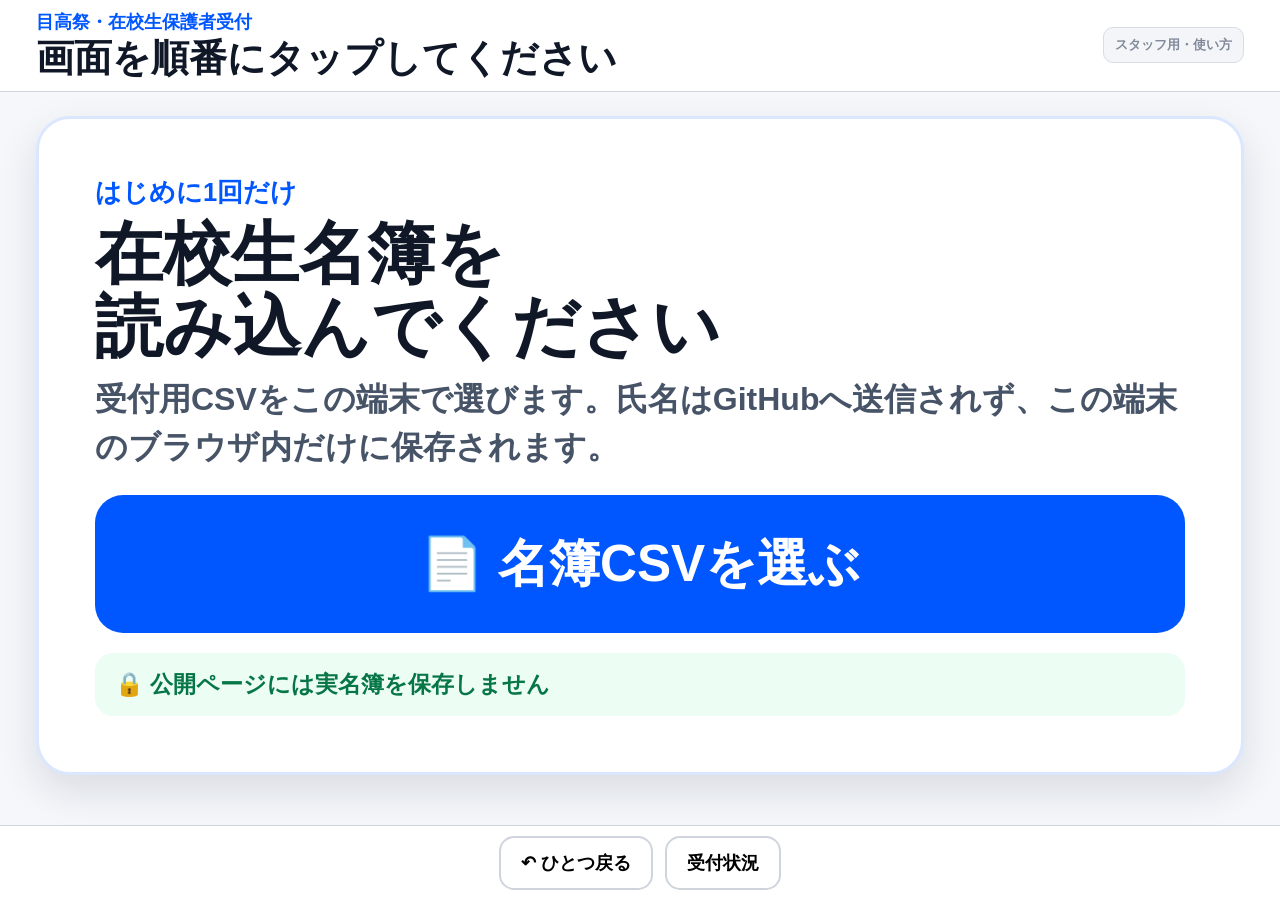
<file: index.html>
<!doctype html>
<html lang="ja">
<head>
<meta charset="utf-8">
<meta name="viewport" content="width=device-width,initial-scale=1,viewport-fit=cover">
<meta name="theme-color" content="#0057ff">
<title>在校生保護者 かんたん受付</title>
<link rel="stylesheet" href="style.css?v=20260906-3">
</head>
<body>
<header class="topbar">
  <div>
    <div class="eyebrow">目高祭・在校生保護者受付</div>
    <h1>画面を順番にタップしてください</h1>
  </div>
  <a class="help" href="manual.html" aria-label="スタッフ向け使い方">スタッフ用・使い方</a>
</header>
<main id="app" class="app-shell" aria-live="polite"></main>
<footer class="footer">
  <button id="undoBtn" class="footer-btn" type="button">↶ ひとつ戻る</button>
  <button id="adminBtn" class="footer-btn" type="button">受付状況</button>
</footer>
<script src="app.js?v=20260906-3"></script>
<script>
if ('serviceWorker' in navigator) {
  window.addEventListener('load', async () => {
    try {
      const reg = await navigator.serviceWorker.register('./service-worker.js?v=20260906-3', { updateViaCache: 'none' });
      await reg.update();
    } catch (_) {}
  });
}
</script>
</body>
</html>
</file>
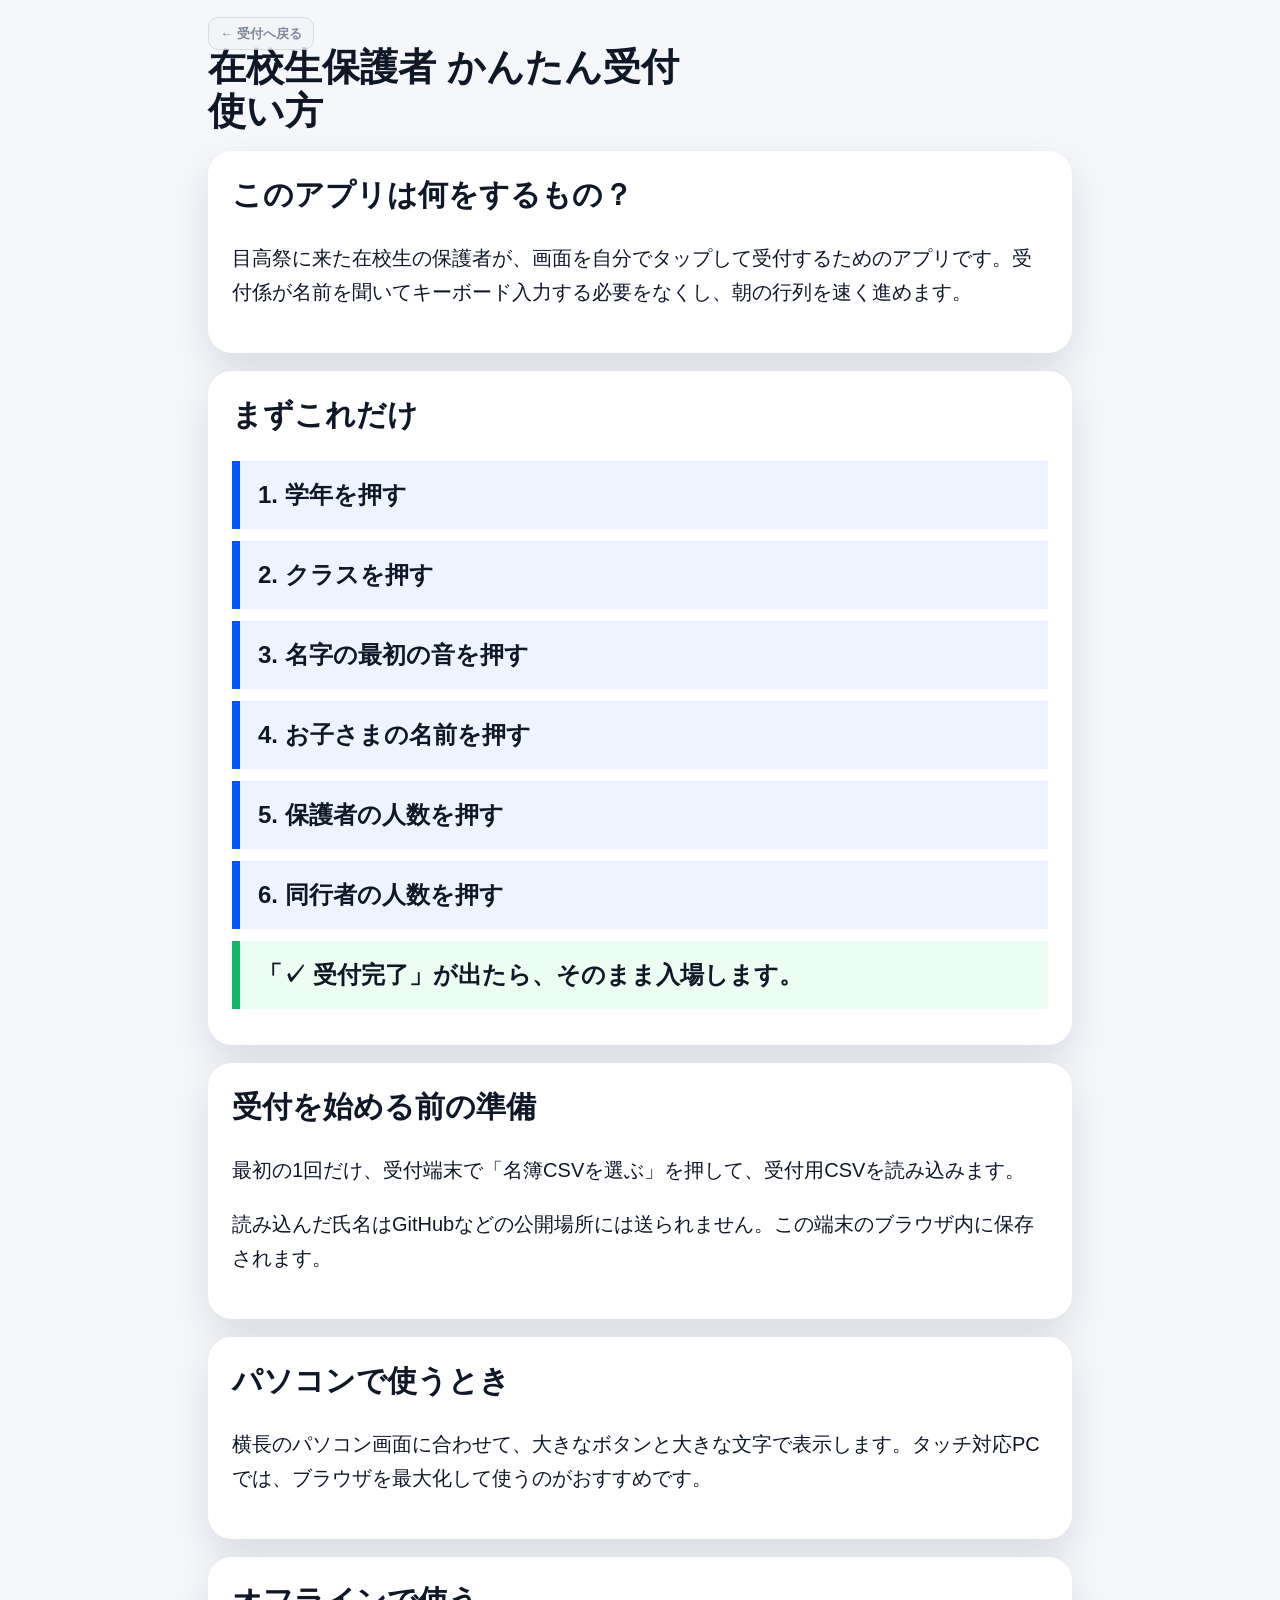
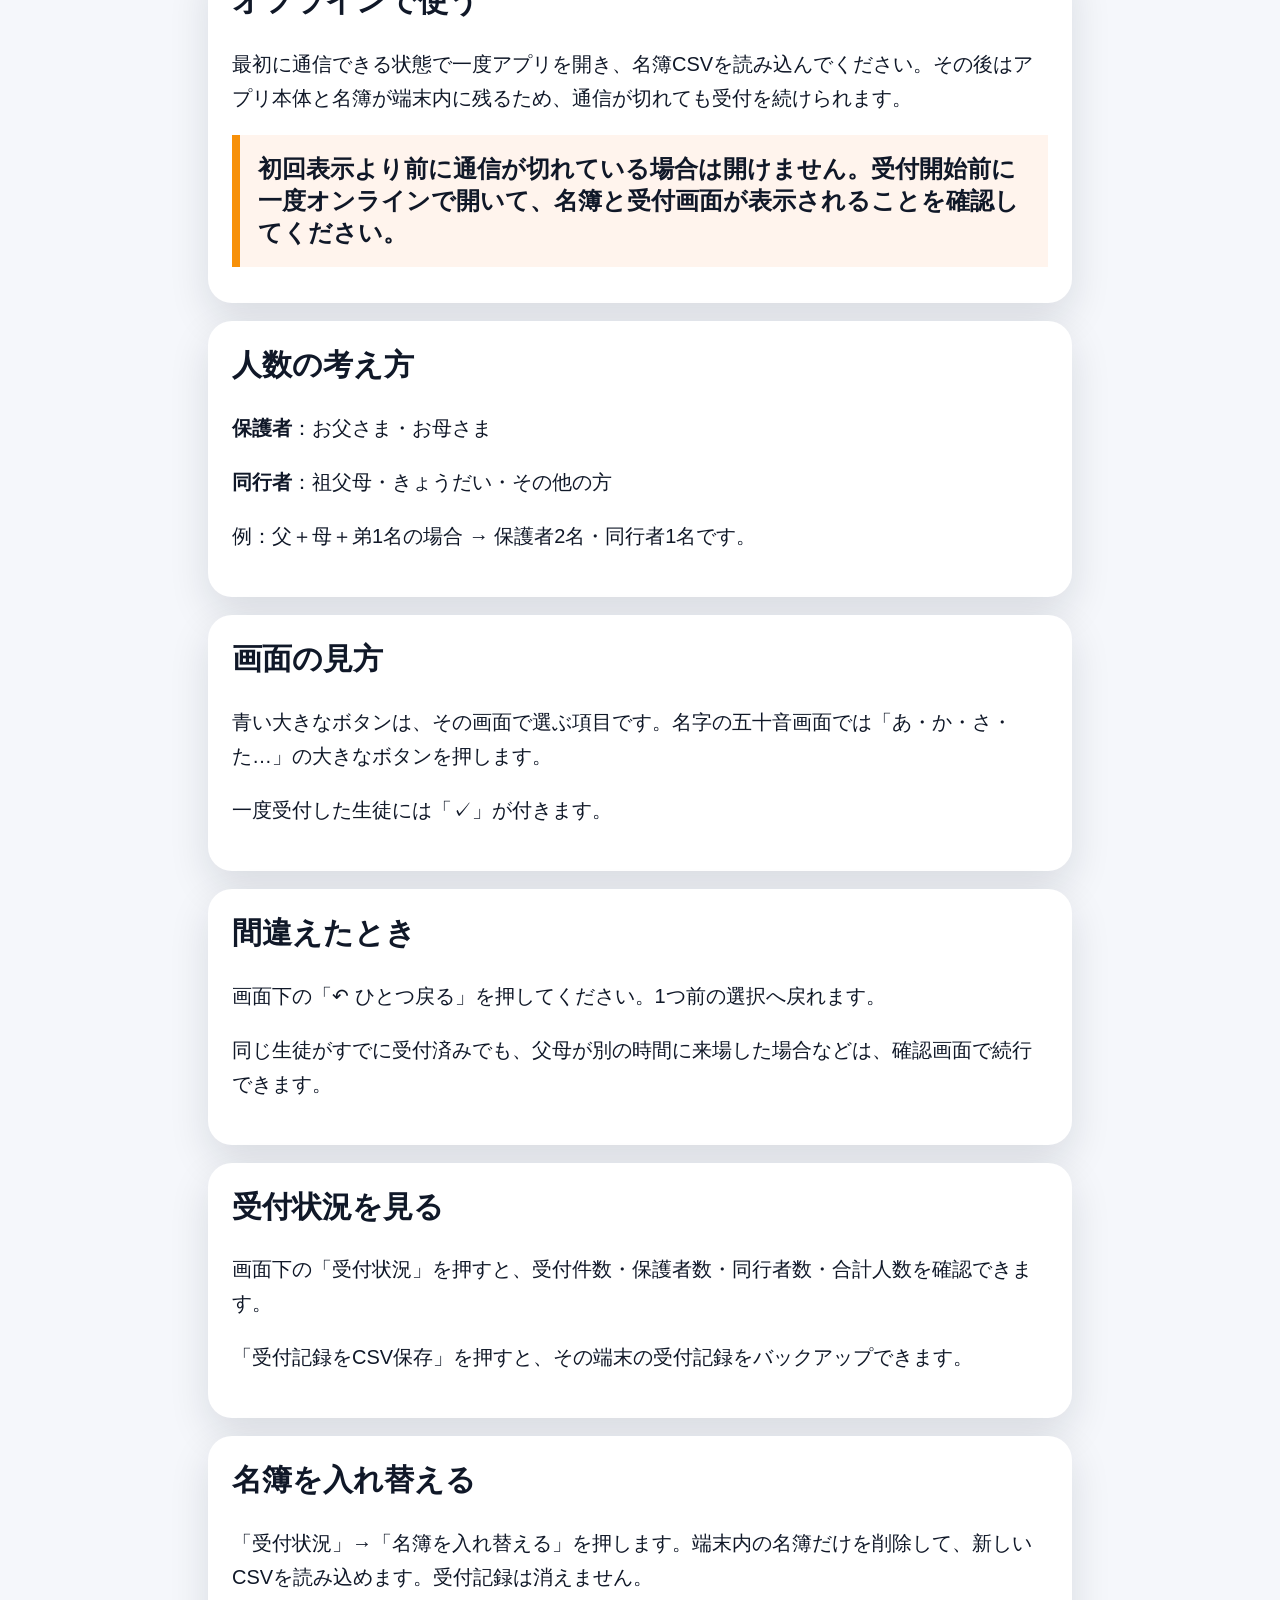
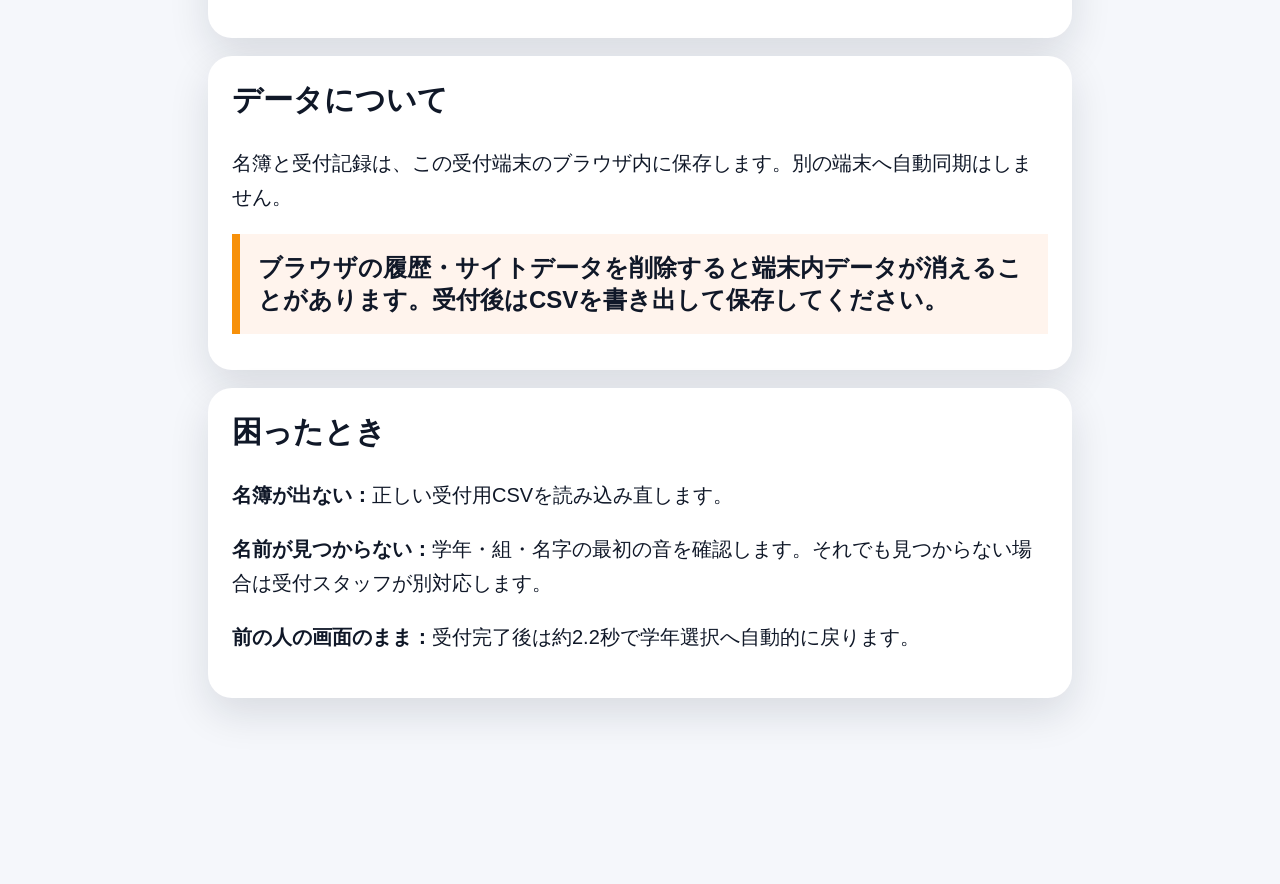
<file: manual.html>
<!doctype html>
<html lang="ja"><head><meta charset="utf-8"><meta name="viewport" content="width=device-width,initial-scale=1"><title>使い方｜在校生保護者 かんたん受付</title><link rel="stylesheet" href="style.css"><style>.manual{width:min(900px,100%);margin:auto;padding:24px 18px 90px}.card{background:white;border-radius:24px;padding:24px;margin:18px 0;box-shadow:var(--shadow)}.card h2{font-size:30px;margin-top:0}.card p,.card li{font-size:20px;line-height:1.7}.stepbox{font-size:24px;font-weight:900;padding:18px;border-left:8px solid var(--accent);background:#eef4ff;margin:12px 0}.warn{background:#fff4ed;border-left-color:#f79009}.ok{background:#ecfdf3;border-left-color:#12b76a}</style></head><body><div class="manual"><a class="help" href="index.html">← 受付へ戻る</a><h1>在校生保護者 かんたん受付<br>使い方</h1>
<div class="card"><h2>このアプリは何をするもの？</h2><p>目高祭に来た在校生の保護者が、画面を自分でタップして受付するためのアプリです。受付係が名前を聞いてキーボード入力する必要をなくし、朝の行列を速く進めます。</p></div>
<div class="card"><h2>まずこれだけ</h2><div class="stepbox">1. 学年を押す</div><div class="stepbox">2. クラスを押す</div><div class="stepbox">3. 名字の最初の音を押す</div><div class="stepbox">4. お子さまの名前を押す</div><div class="stepbox">5. 保護者の人数を押す</div><div class="stepbox">6. 同行者の人数を押す</div><div class="stepbox ok">「✓ 受付完了」が出たら、そのまま入場します。</div></div>
<div class="card"><h2>受付を始める前の準備</h2><p>最初の1回だけ、受付端末で「名簿CSVを選ぶ」を押して、受付用CSVを読み込みます。</p><p>読み込んだ氏名はGitHubなどの公開場所には送られません。この端末のブラウザ内に保存されます。</p></div>
<div class="card"><h2>パソコンで使うとき</h2><p>横長のパソコン画面に合わせて、大きなボタンと大きな文字で表示します。タッチ対応PCでは、ブラウザを最大化して使うのがおすすめです。</p></div>
<div class="card"><h2>オフラインで使う</h2><p>最初に通信できる状態で一度アプリを開き、名簿CSVを読み込んでください。その後はアプリ本体と名簿が端末内に残るため、通信が切れても受付を続けられます。</p><div class="stepbox warn">初回表示より前に通信が切れている場合は開けません。受付開始前に一度オンラインで開いて、名簿と受付画面が表示されることを確認してください。</div></div>
<div class="card"><h2>人数の考え方</h2><p><strong>保護者</strong>：お父さま・お母さま</p><p><strong>同行者</strong>：祖父母・きょうだい・その他の方</p><p>例：父＋母＋弟1名の場合 → 保護者2名・同行者1名です。</p></div>
<div class="card"><h2>画面の見方</h2><p>青い大きなボタンは、その画面で選ぶ項目です。名字の五十音画面では「あ・か・さ・た…」の大きなボタンを押します。</p><p>一度受付した生徒には「✓」が付きます。</p></div>
<div class="card"><h2>間違えたとき</h2><p>画面下の「↶ ひとつ戻る」を押してください。1つ前の選択へ戻れます。</p><p>同じ生徒がすでに受付済みでも、父母が別の時間に来場した場合などは、確認画面で続行できます。</p></div>
<div class="card"><h2>受付状況を見る</h2><p>画面下の「受付状況」を押すと、受付件数・保護者数・同行者数・合計人数を確認できます。</p><p>「受付記録をCSV保存」を押すと、その端末の受付記録をバックアップできます。</p></div>
<div class="card"><h2>名簿を入れ替える</h2><p>「受付状況」→「名簿を入れ替える」を押します。端末内の名簿だけを削除して、新しいCSVを読み込めます。受付記録は消えません。</p></div>
<div class="card"><h2>データについて</h2><p>名簿と受付記録は、この受付端末のブラウザ内に保存します。別の端末へ自動同期はしません。</p><div class="stepbox warn">ブラウザの履歴・サイトデータを削除すると端末内データが消えることがあります。受付後はCSVを書き出して保存してください。</div></div>
<div class="card"><h2>困ったとき</h2><p><strong>名簿が出ない：</strong>正しい受付用CSVを読み込み直します。</p><p><strong>名前が見つからない：</strong>学年・組・名字の最初の音を確認します。それでも見つからない場合は受付スタッフが別対応します。</p><p><strong>前の人の画面のまま：</strong>受付完了後は約2.2秒で学年選択へ自動的に戻ります。</p></div>
</div></body></html>
</file>
<file: style.css>
:root{--bg:#f5f7fb;--ink:#101828;--muted:#475467;--panel:#fff;--line:#d0d5dd;--accent:#0057ff;--success:#067647;--shadow:0 16px 40px rgba(16,24,40,.12)}
*{box-sizing:border-box}
html,body{margin:0;min-height:100%;font-family:"UD Digi Kyokasho N-R","UD デジタル 教科書体 N-R","BIZ UDPGothic","BIZ UDゴシック","Yu Gothic UI","Yu Gothic",Meiryo,sans-serif;background:var(--bg);color:var(--ink);font-feature-settings:"palt" 0}
body{padding-bottom:92px}button,a{font:inherit}button{cursor:pointer;touch-action:manipulation}
.topbar{position:sticky;top:0;z-index:5;display:flex;gap:16px;justify-content:space-between;align-items:center;padding:14px clamp(18px,3vw,36px);background:rgba(255,255,255,.98);border-bottom:1px solid var(--line)}
.eyebrow{font-size:clamp(14px,1.5vw,18px);font-weight:900;color:var(--accent)}h1{font-size:clamp(24px,3vw,38px);line-height:1.15;margin:3px 0 0;font-weight:900}
.help{flex:none;text-decoration:none;color:#667085;background:#f2f4f7;border:1px solid #d0d5dd;padding:8px 11px;border-radius:10px;font-weight:800;font-size:13px;opacity:.82}
.app-shell{width:min(1440px,100%);margin:0 auto;padding:clamp(18px,3vw,36px)}
.step-kicker{font-size:clamp(18px,2vw,26px);font-weight:900;color:var(--accent);margin-bottom:7px}.step-title{font-size:clamp(38px,5.3vw,72px);line-height:1.08;margin:0 0 12px;font-weight:900;letter-spacing:0}.step-sub{font-size:clamp(21px,2.5vw,32px);line-height:1.5;color:var(--muted);margin:0 0 24px;font-weight:800}
.grid{display:grid;grid-template-columns:repeat(3,minmax(0,1fr));gap:18px}.grid.two{grid-template-columns:repeat(2,minmax(0,1fr))}.grid.four{grid-template-columns:repeat(4,minmax(0,1fr))}
.big-btn{min-height:138px;border:4px solid transparent;border-radius:28px;background:var(--panel);box-shadow:var(--shadow);display:flex;align-items:center;justify-content:center;text-align:center;padding:20px;font-weight:900;font-size:clamp(38px,4.6vw,66px);line-height:1.1;color:var(--ink)}
.big-btn:active,.name-btn:active,.count-btn:active,.kana-btn:active{transform:scale(.97)}.big-btn.primary{background:var(--accent);color:#fff}.big-btn.secondary{border-color:var(--accent);color:var(--accent)}.big-btn.compact{min-height:82px;font-size:clamp(24px,2.6vw,36px)}
.choice-summary{background:#eaf2ff;border:3px solid #8fb7ff;border-radius:22px;padding:16px 22px;font-size:clamp(23px,2.8vw,36px);font-weight:900;margin-bottom:22px}
.kana-grid{display:grid;grid-template-columns:repeat(5,minmax(0,1fr));gap:18px}.kana-btn{min-height:132px;border:4px solid var(--accent);border-radius:28px;background:#fff;color:var(--accent);font-size:clamp(48px,6vw,78px);font-weight:900;box-shadow:var(--shadow)}
.name-grid{display:grid;grid-template-columns:repeat(4,minmax(0,1fr));gap:14px}.name-btn{min-height:108px;border:3px solid var(--line);border-radius:22px;background:#fff;font-weight:900;font-size:clamp(27px,2.7vw,39px);line-height:1.2;padding:14px;box-shadow:0 8px 20px rgba(16,24,40,.08);display:flex;flex-direction:column;align-items:center;justify-content:center;gap:7px}.name-btn.checked{background:#ecfdf3;border-color:#12b76a;color:#067647}.name-meta{display:block;font-size:.52em;color:#667085;font-weight:800}.name-btn.checked .name-meta{color:#067647}
.count-grid{display:grid;grid-template-columns:repeat(5,minmax(0,1fr));gap:18px}.count-btn{min-height:138px;border:3px solid #d0d5dd;border-radius:28px;background:#fff;box-shadow:var(--shadow);font-size:clamp(48px,5.5vw,72px);line-height:1;font-weight:900}.count-btn span{display:block;font-size:.42em;color:var(--muted);margin-top:7px}
.success{min-height:60vh;border-radius:36px;background:#ecfdf3;border:5px solid #12b76a;display:flex;flex-direction:column;align-items:center;justify-content:center;text-align:center;padding:30px}.success .check{font-size:126px;line-height:1}.success h2{font-size:clamp(52px,8vw,96px);margin:8px 0;color:var(--success);font-weight:900}.success .total{font-size:clamp(36px,5vw,62px);font-weight:900}.success p{font-size:clamp(22px,2.8vw,34px);font-weight:800;color:#344054}.welcome-message{font-size:clamp(26px,3.2vw,42px);line-height:1.45;font-weight:800;color:#065f46;margin-top:18px}.welcome-message strong{font-size:1.15em}
.setup-card{background:#fff;border-radius:34px;padding:clamp(28px,5vw,56px);box-shadow:var(--shadow);border:3px solid #dbe7ff}.file-btn{display:flex;align-items:center;justify-content:center;min-height:138px;border-radius:28px;background:var(--accent);color:#fff;font-size:clamp(34px,4vw,56px);font-weight:900;padding:20px;text-align:center;cursor:pointer}.visually-hidden{position:absolute;width:1px;height:1px;padding:0;margin:-1px;overflow:hidden;clip:rect(0,0,0,0);white-space:nowrap;border:0}.privacy-note,.notice{margin-top:20px;border-radius:18px;padding:16px 20px;font-size:clamp(18px,1.8vw,24px);font-weight:800}.privacy-note{background:#ecfdf3;color:#067647}.notice{background:#fff4ed;color:#b54708}
.admin-card{background:#fff;border-radius:24px;padding:24px;box-shadow:var(--shadow);margin:20px 0}.stats{display:grid;grid-template-columns:repeat(4,1fr);gap:14px}.stat{background:#fff;border:2px solid var(--line);border-radius:18px;padding:18px}.stat span{font-weight:800;color:var(--muted)}.stat strong{display:block;font-size:40px}.admin-actions{display:grid;grid-template-columns:repeat(2,1fr);gap:14px;margin-top:20px}.table-wrap{overflow:auto}table{width:100%;border-collapse:collapse;font-size:16px}th,td{padding:12px;border-bottom:1px solid var(--line);text-align:left;white-space:nowrap}
.footer{position:fixed;left:0;right:0;bottom:0;z-index:6;display:flex;justify-content:center;gap:12px;padding:10px 16px calc(10px + env(safe-area-inset-bottom));background:rgba(255,255,255,.97);border-top:1px solid var(--line)}.footer-btn{min-height:54px;padding:9px 20px;border-radius:15px;border:2px solid var(--line);background:#fff;font-weight:900;font-size:18px}
@media (min-width:1000px) and (orientation:landscape){body{padding-bottom:78px}.topbar{padding-top:10px;padding-bottom:10px}.app-shell{padding-top:24px;padding-bottom:24px}.grid{gap:22px}.grid.two{max-width:1040px;margin:0 auto}.big-btn{min-height:150px;font-size:clamp(46px,4.8vw,72px)}.kana-grid{grid-template-columns:repeat(5,minmax(150px,1fr));gap:22px}.kana-btn{min-height:150px;font-size:clamp(58px,6vw,84px)}.name-grid{grid-template-columns:repeat(5,minmax(0,1fr));gap:16px}.name-btn{min-height:112px;font-size:clamp(29px,2.35vw,38px)}.count-grid{grid-template-columns:repeat(5,minmax(0,1fr));gap:22px}.count-btn{min-height:150px;font-size:clamp(54px,5vw,76px)}}
@media(max-width:800px){.grid,.grid.two,.grid.four,.name-grid,.stats,.admin-actions{grid-template-columns:repeat(2,minmax(0,1fr))}.kana-grid{grid-template-columns:repeat(5,minmax(0,1fr))}.count-grid{grid-template-columns:repeat(3,minmax(0,1fr))}.topbar{align-items:flex-start}.help{padding:7px 9px;font-size:12px}.big-btn{min-height:116px}.kana-btn{min-height:110px}}
@media(max-width:520px){.app-shell{padding:18px 14px}.name-grid{grid-template-columns:repeat(2,minmax(0,1fr))}.name-btn{font-size:clamp(24px,6vw,31px)}.kana-grid{grid-template-columns:repeat(5,minmax(0,1fr));gap:8px}.kana-btn{min-height:82px;border-radius:18px;font-size:40px}.count-grid{grid-template-columns:repeat(2,minmax(0,1fr))}.big-btn{min-height:104px;font-size:clamp(32px,9vw,48px)}.footer-btn{font-size:16px;padding:8px 14px}}
</file>
